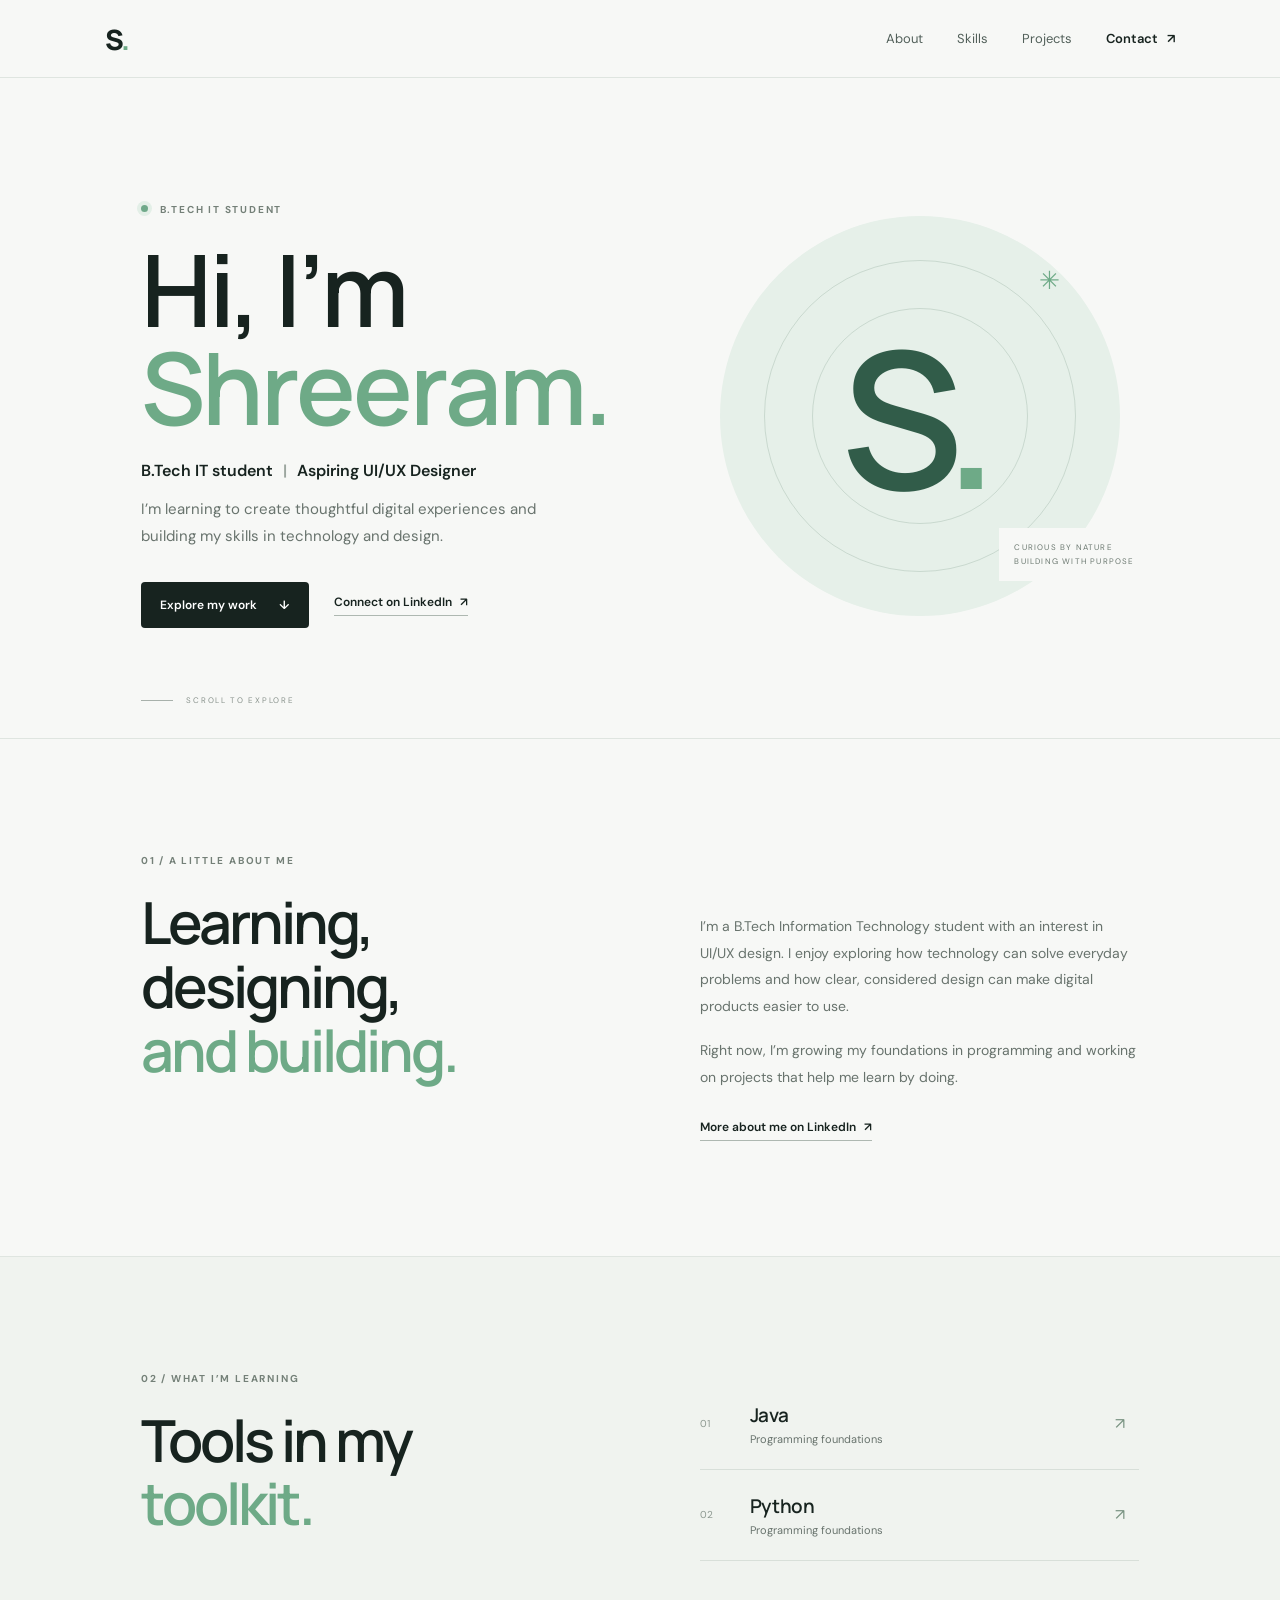
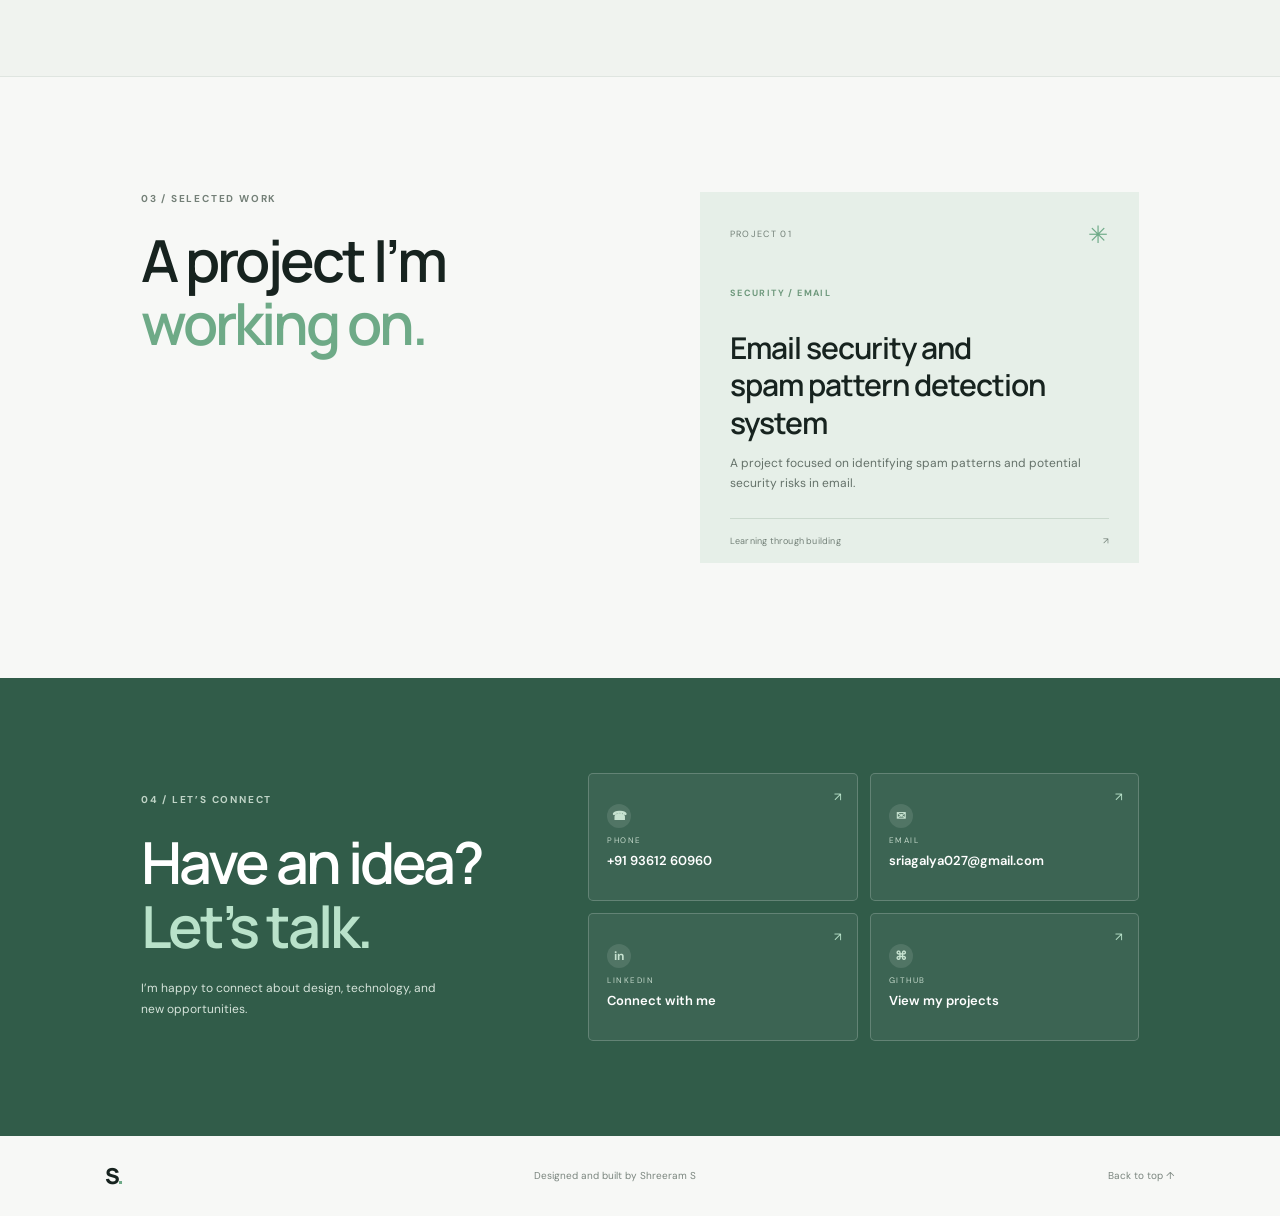
<file: index.html>
<!doctype html>
<html lang="en">
<head>
  <meta charset="utf-8">
  <meta name="viewport" content="width=device-width, initial-scale=1">
  <meta name="theme-color" content="#f7f8f6">
  <meta name="description" content="Shreeram S — B.Tech IT student and aspiring UI/UX designer.">
  <title>Shreeram S — Portfolio</title>
  <link rel="preconnect" href="https://fonts.googleapis.com">
  <link rel="preconnect" href="https://fonts.gstatic.com" crossorigin>
  <link href="https://fonts.googleapis.com/css2?family=DM+Sans:wght@400;500;600;700&family=Manrope:wght@500;600;700;800&display=swap" rel="stylesheet">
  <link rel="stylesheet" href="style.css">
</head>
<body>
  <header class="site-header">
    <a class="brand" href="#home" aria-label="Shreeram home">S<span>.</span></a>
    <nav aria-label="Main navigation">
      <a href="#about">About</a>
      <a href="#skills">Skills</a>
      <a href="#projects">Projects</a>
      <a class="nav-contact" href="#contact">Contact <span aria-hidden="true">↗</span></a>
    </nav>
  </header>

  <main>
    <section class="hero" id="home">
      <div class="hero-copy">
        <p class="eyebrow"><span class="status-dot"></span> B.TECH IT STUDENT</p>
        <h1>Hi, I’m<br><span>Shreeram.</span></h1>
        <p class="hero-role">B.Tech IT student <span class="divider">|</span> Aspiring UI/UX Designer</p>
        <p class="hero-intro">I’m learning to create thoughtful digital experiences and building my skills in technology and design.</p>
        <div class="hero-actions">
          <a class="button button-dark" href="#projects">Explore my work <span aria-hidden="true">↓</span></a>
          <a class="text-link" href="https://www.linkedin.com/in/shree-ram-731935331" target="_blank" rel="noreferrer">Connect on LinkedIn <span aria-hidden="true">↗</span></a>
        </div>
      </div>
      <div class="hero-art" aria-hidden="true">
        <div class="orbit orbit-one"></div><div class="orbit orbit-two"></div>
        <div class="hero-monogram">S<span>.</span></div>
        <div class="art-label">CURIOUS BY NATURE<br>BUILDING WITH PURPOSE</div>
        <div class="art-spark">✳</div>
      </div>
      <a class="scroll-note" href="#about"><span></span> SCROLL TO EXPLORE</a>
    </section>

    <section class="section about-section" id="about">
      <div class="section-heading"><p class="eyebrow">01 / A LITTLE ABOUT ME</p><h2>Learning, designing,<br><span>and building.</span></h2></div>
      <div class="about-copy">
        <p>I’m a B.Tech Information Technology student with an interest in UI/UX design. I enjoy exploring how technology can solve everyday problems and how clear, considered design can make digital products easier to use.</p>
        <p>Right now, I’m growing my foundations in programming and working on projects that help me learn by doing.</p>
        <a class="text-link" href="https://www.linkedin.com/in/shree-ram-731935331" target="_blank" rel="noreferrer">More about me on LinkedIn <span aria-hidden="true">↗</span></a>
      </div>
    </section>

    <section class="section skills-section" id="skills">
      <div class="section-heading"><p class="eyebrow">02 / WHAT I’M LEARNING</p><h2>Tools in my<br><span>toolkit.</span></h2></div>
      <div class="skill-list">
        <article class="skill-card"><span class="skill-number">01</span><div><h3>Java</h3><p>Programming foundations</p></div><span class="skill-arrow" aria-hidden="true">↗</span></article>
        <article class="skill-card"><span class="skill-number">02</span><div><h3>Python</h3><p>Programming foundations</p></div><span class="skill-arrow" aria-hidden="true">↗</span></article>
      </div>
    </section>

    <section class="section projects-section" id="projects">
      <div class="section-heading"><p class="eyebrow">03 / SELECTED WORK</p><h2>A project I’m<br><span>working on.</span></h2></div>
      <article class="project-card">
        <div class="project-topline"><span>PROJECT 01</span><span class="project-mark" aria-hidden="true">✳</span></div>
        <div class="project-content"><p class="project-type">SECURITY / EMAIL</p><h3>Email security and<br>spam pattern detection system</h3><p>A project focused on identifying spam patterns and potential security risks in email.</p></div>
        <div class="project-foot"><span>Learning through building</span><span aria-hidden="true">↗</span></div>
      </article>
    </section>

    <section class="contact-section" id="contact">
      <div class="contact-heading"><p class="eyebrow">04 / LET’S CONNECT</p><h2>Have an idea?<br><span>Let’s talk.</span></h2><p class="contact-intro">I’m happy to connect about design, technology, and new opportunities.</p></div>
      <div class="contact-grid">
        <a class="contact-card" href="tel:+919361260960"><span class="contact-icon" aria-hidden="true">☎</span><span class="contact-label">PHONE</span><strong>+91 93612 60960</strong><span class="contact-arrow" aria-hidden="true">↗</span></a>
        <a class="contact-card" href="mailto:sriagalya027@gmail.com"><span class="contact-icon" aria-hidden="true">✉</span><span class="contact-label">EMAIL</span><strong>sriagalya027@gmail.com</strong><span class="contact-arrow" aria-hidden="true">↗</span></a>
        <a class="contact-card" href="https://www.linkedin.com/in/shree-ram-731935331" target="_blank" rel="noreferrer"><span class="contact-icon" aria-hidden="true">in</span><span class="contact-label">LINKEDIN</span><strong>Connect with me</strong><span class="contact-arrow" aria-hidden="true">↗</span></a>
        <a class="contact-card" href="https://github.com/Shreeram2705" target="_blank" rel="noreferrer"><span class="contact-icon" aria-hidden="true">⌘</span><span class="contact-label">GITHUB</span><strong>View my projects</strong><span class="contact-arrow" aria-hidden="true">↗</span></a>
      </div>
    </section>
  </main>

  <footer class="site-footer"><a class="brand" href="#home">S<span>.</span></a><p>Designed and built by Shreeram S</p><a href="#home">Back to top ↑</a></footer>
</body>
</html>
</file>
<file: style.css>
:root{color-scheme:light;--paper:#f7f8f6;--ink:#17231f;--muted:#68736d;--line:#dfe5e0;--green:#b9e2ca;--deep:#315c49}*{box-sizing:border-box}html{scroll-behavior:smooth;scroll-padding-top:90px}body{margin:0;background:var(--paper);color:var(--ink);font-family:"DM Sans",Arial,sans-serif;-webkit-font-smoothing:antialiased}a{color:inherit}.site-header{height:78px;padding:0 8.2%;display:flex;justify-content:space-between;align-items:center;border-bottom:1px solid var(--line);background:rgba(247,248,246,.95);position:sticky;top:0;z-index:5;backdrop-filter:blur(14px)}.brand{font-family:"Manrope",sans-serif;font-size:28px;font-weight:800;text-decoration:none;letter-spacing:-2px}.brand span,h1 span,h2 span,.hero-monogram span{color:#6eaa87}nav{display:flex;align-items:center;gap:34px}nav a{color:#52605a;font-size:13px;text-decoration:none}nav a:hover,.text-link:hover{color:#498163}.nav-contact{color:var(--ink);font-weight:600}.nav-contact span{margin-left:6px}.hero{min-height:660px;padding:100px 11% 85px;position:relative;display:grid;grid-template-columns:1.12fr .88fr;align-items:center;overflow:hidden}.hero-copy{max-width:620px;z-index:1}.eyebrow{margin:0 0 24px;color:#748078;font-size:10px;font-weight:700;letter-spacing:1.8px}.status-dot{display:inline-block;width:7px;height:7px;margin:0 8px 1px 0;border-radius:50%;background:#70a98a;box-shadow:0 0 0 4px #e3efe7}h1,h2{font-family:"Manrope",sans-serif;letter-spacing:-3px}h1{font-size:clamp(64px,8vw,100px);line-height:.98;margin:0 0 24px;font-weight:600}.hero-role{font-size:16px;font-weight:600;margin:0 0 14px}.divider{color:#9ca69f;margin:0 6px}.hero-intro{max-width:430px;color:var(--muted);font-size:15px;line-height:1.8}.hero-actions{display:flex;gap:25px;align-items:center;margin-top:32px}.button{display:inline-flex;gap:22px;align-items:center;padding:15px 19px;text-decoration:none;border-radius:4px;font-size:12px;font-weight:600;transition:transform .2s,background .2s}.button:hover{transform:translateY(-2px)}.button-dark{background:var(--ink);color:#fff}.button-dark:hover{background:var(--deep)}.text-link{display:inline-block;color:var(--ink);font-size:12px;font-weight:600;text-decoration:none;border-bottom:1px solid #aeb8b1;padding-bottom:5px}.text-link span{margin-left:5px}.hero-art{width:min(34vw,400px);height:min(34vw,400px);min-width:280px;min-height:280px;justify-self:center;position:relative;display:grid;place-items:center;border-radius:50%;background:#e6f0e9}.orbit{position:absolute;border:1px solid rgba(49,92,73,.16);border-radius:50%}.orbit-one{inset:11%}.orbit-two{inset:23%}.hero-monogram{font:600 clamp(100px,16vw,190px)/1 "Manrope",sans-serif;color:var(--deep);letter-spacing:-14px;transform:translateX(-7px)}.art-label{position:absolute;right:-30px;bottom:35px;padding:12px 15px;background:var(--paper);color:#6c7971;font-size:8px;letter-spacing:1.2px;line-height:1.8}.art-spark{position:absolute;top:48px;right:60px;color:#6eaa87;font-size:25px}.scroll-note{position:absolute;bottom:33px;left:11%;text-decoration:none;font-size:8px;letter-spacing:1.7px;color:#89938d}.scroll-note span{display:inline-block;height:1px;width:32px;vertical-align:middle;margin-right:10px;background:#a8b1ab}.section{padding:115px 11%;display:grid;grid-template-columns:1fr 1fr;gap:12%;border-top:1px solid var(--line)}.section-heading h2,.contact-section h2{font-size:clamp(38px,5vw,58px);line-height:1.1;font-weight:600;margin:0}.section-heading .eyebrow{margin-bottom:23px}.about-copy{max-width:500px;padding-top:45px}.about-copy p{color:var(--muted);font-size:14px;line-height:1.9;margin-bottom:18px}.about-copy .text-link{margin-top:10px}.skills-section{background:#f0f3ef}.skill-list{padding-top:7px}.skill-card{display:grid;grid-template-columns:50px 1fr 24px;align-items:center;padding:23px 0;border-bottom:1px solid #d8dfd9}.skill-number{color:#8b978f;font-size:10px}.skill-card h3{font:600 19px "Manrope",sans-serif;margin:0 0 4px;letter-spacing:-.4px}.skill-card p{color:var(--muted);font-size:11px;margin:0}.skill-arrow{color:#789281}.projects-section{align-items:start}.project-card{background:#e6efe8;padding:27px 30px 0;min-height:330px;display:flex;flex-direction:column}.project-topline,.project-foot{display:flex;justify-content:space-between;align-items:center;color:#738078;font-size:9px;letter-spacing:1.3px}.project-mark{font-size:24px;color:#6eaa87}.project-content{padding:28px 0 24px}.project-type{color:#6f997d;font-size:9px;letter-spacing:1.4px;font-weight:700;margin-bottom:12px}.project-content h3{font:600 clamp(22px,3vw,30px)/1.25 "Manrope",sans-serif;letter-spacing:-1px;margin-bottom:12px}.project-content>p:last-child{max-width:390px;color:#647169;font-size:12px;line-height:1.7;margin:0}.project-foot{border-top:1px solid #cbd9ce;padding:16px 0;letter-spacing:.2px;text-transform:none}.contact-section{padding:95px 11%;display:flex;align-items:end;justify-content:space-between;background:var(--deep);color:#fff}.contact-section .eyebrow{color:#c0d4c7}.contact-section h2 span{color:var(--green)}.button-light{background:#fff;color:var(--ink);margin-bottom:7px}.button-light:hover{background:#e6f0e9}.site-footer{padding:25px 8.2%;display:flex;align-items:center;justify-content:space-between}.site-footer .brand{font-size:22px}.site-footer p,.site-footer>a:last-child{margin:0;color:#7a857e;font-size:10px;text-decoration:none}:focus-visible{outline:2px solid #4b8764;outline-offset:4px}@media(max-width:760px){.site-header{height:68px;padding:0 6%}nav{gap:15px}nav a{font-size:11px}.hero{min-height:auto;padding:76px 8% 90px;grid-template-columns:1fr;gap:52px}h1{font-size:clamp(62px,17vw,90px)}.hero-art{width:min(72vw,340px);height:min(72vw,340px);min-width:0;min-height:0;justify-self:center}.hero-monogram{font-size:145px}.scroll-note{left:8%}.section{padding:78px 8%;grid-template-columns:1fr;gap:30px}.about-copy{padding-top:0}.contact-section{padding:75px 8%;align-items:start;gap:32px;flex-direction:column}.site-footer{padding:22px 6%}}@media(max-width:430px){nav{gap:10px}nav a{font-size:10px}.hero-role{font-size:13px}.hero-actions{align-items:flex-start;flex-direction:column;gap:20px}.site-footer p{max-width:120px;text-align:center}}@media(prefers-reduced-motion:reduce){html{scroll-behavior:auto}*,*::before,*::after{transition-duration:.01ms!important}}
.contact-section{display:grid;grid-template-columns:.8fr 1.2fr;gap:8%;align-items:center}
.contact-heading{max-width:390px}
.contact-intro{max-width:310px;margin:20px 0 0;color:#d5e3da;font-size:12px;line-height:1.8}
.contact-grid{display:grid;grid-template-columns:repeat(2,minmax(0,1fr));gap:12px}
.contact-card{position:relative;min-height:128px;padding:17px 18px;display:flex;flex-direction:column;align-items:flex-start;justify-content:center;gap:7px;border:1px solid rgba(255,255,255,.2);border-radius:5px;color:#fff;text-decoration:none;background:rgba(255,255,255,.055);transition:background .2s,border-color .2s,transform .2s}
.contact-card:hover{background:rgba(255,255,255,.12);border-color:rgba(255,255,255,.5);transform:translateY(-2px)}
.contact-icon{min-width:24px;height:24px;display:grid;place-items:center;border-radius:50%;background:#ffffff1c;color:#c7e2d0;font-size:12px;font-weight:700}
.contact-label{font-size:8px;letter-spacing:1.5px;color:#c3d8ca}
.contact-card strong{max-width:100%;font-size:clamp(10px,1.2vw,13px);font-weight:600;overflow-wrap:anywhere}
.contact-arrow{position:absolute;right:15px;top:15px;color:#b9e2ca;font-size:12px}
@media(max-width:760px){.contact-section{display:grid;grid-template-columns:1fr;gap:28px}.contact-heading{max-width:100%}.contact-grid{max-width:520px;width:100%}}
@media(max-width:430px){.contact-grid{grid-template-columns:1fr}.contact-card{min-height:100px}}
</file>
